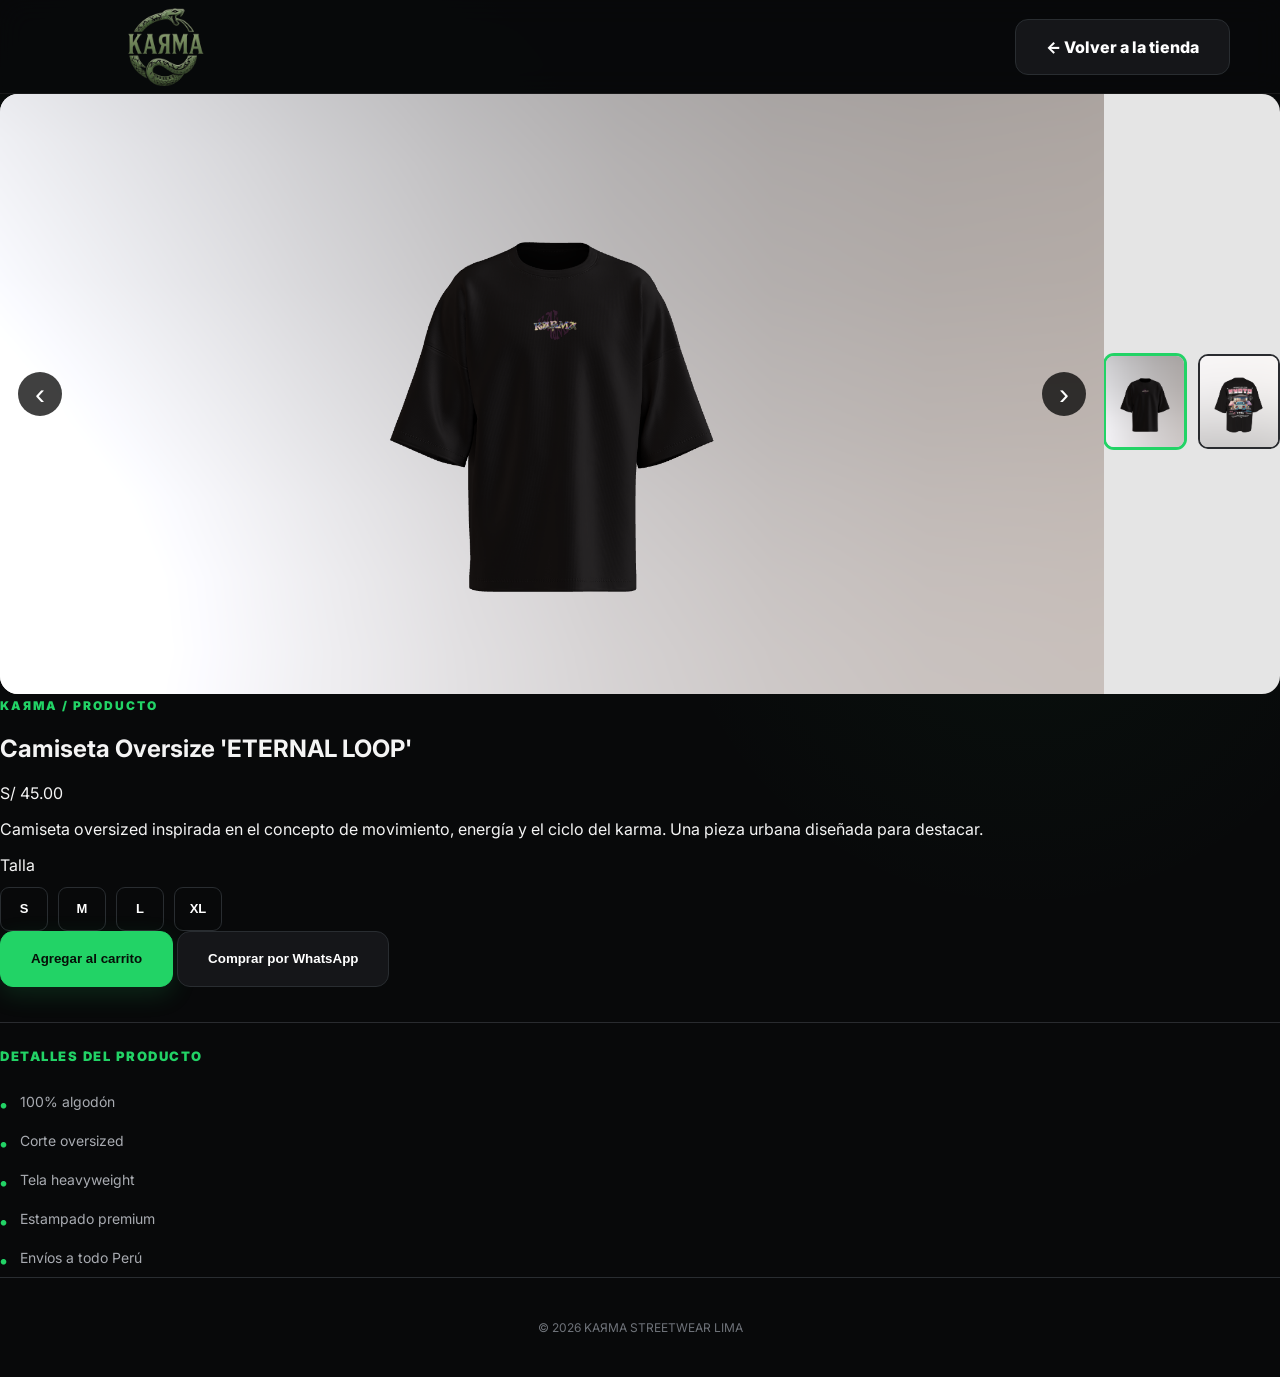
<file: producto.html>
<!DOCTYPE html>
<html lang="es">

<head>

  <meta charset="UTF-8">

  <meta
    name="viewport"
    content="width=device-width, initial-scale=1.0"
  >

  <meta
    name="description"
    content="KAЯMA Streetwear — producto"
  >

  <title>KAЯMA | Producto</title>

  <link rel="preconnect" href="https://fonts.googleapis.com">

  <link
    rel="preconnect"
    href="https://fonts.gstatic.com"
    crossorigin
  >

  <link
    href="https://fonts.googleapis.com/css2?family=Inter:wght@400;500;600;700;800;900&display=swap"
    rel="stylesheet"
  >

  <link rel="stylesheet" href="styles.css">

</head>

<body>

  <header class="navbar">

    <a href="index.html" class="brand">

      <img
        src="assets/logo-karma.png"
        alt="KAЯMA Streetwear"
      >

    </a>

    <a href="index.html" class="btn btn-secondary">
      ← Volver a la tienda
    </a>

  </header>


  <main class="product-page">

    <section class="product-detail">

      <div class="product-detail-image">

  <div class="product-detail-gallery">

  <button
    class="detail-image-arrow left"
    onclick="changeDetailImage(-1)"
  >
    ‹
  </button>

  <img
    id="productDetailImage"
    src="assets/products/front1.png"
    alt="Camiseta Oversize ETERNAL LOOP"
  >

  <button
    class="detail-image-arrow right"
    onclick="changeDetailImage(1)"
  >
    ›
  </button>

</div>

<div class="product-detail-thumbnails" id="productDetailThumbnails"></div>

</div>


      <div class="product-detail-info">

        <span class="eyebrow">
          KAЯMA / PRODUCTO
        </span>

        <h1 id="productName">
  ETERNAL LOOP
</h1>

        <div class="product-detail-price" id="productPrice">
  S/ 54.90
</div>

        <p class="product-description">
          Camiseta oversized inspirada en el concepto de
          movimiento, energía y el ciclo del karma.
          Una pieza urbana diseñada para destacar.
        </p>


        <div class="detail-section">

          <span>
            Talla
          </span>

          <div class="detail-sizes">

  <button type="button" onclick="selectDetailSize(this)">S</button>
  <button type="button" onclick="selectDetailSize(this)">M</button>
  <button type="button" onclick="selectDetailSize(this)">L</button>
  <button type="button" onclick="selectDetailSize(this)">XL</button>

</div>
        </div>


        <button
  class="btn btn-primary product-detail-add"
  onclick="addProductToCart()"
>
  Agregar al carrito
</button>


        <button
  class="btn btn-secondary product-detail-whatsapp"
  onclick="buyProductWhatsApp()"
>
  Comprar por WhatsApp
</button>

        <div class="product-details-extra">

  <h3>DETALLES DEL PRODUCTO</h3>

  <ul>
    <li>100% algodón</li>
    <li>Corte oversized</li>
    <li>Tela heavyweight</li>
    <li>Estampado premium</li>
    <li>Envíos a todo Perú</li>
  </ul>

</div>

      </div>

    </section>

  </main>


  <footer>

    <p>
      © 2026 KAЯMA STREETWEAR LIMA
    </p>

  </footer>
<script>

function selectDetailSize(button) {

  const buttons = document.querySelectorAll(".detail-sizes button");

  buttons.forEach(btn => {
    btn.classList.remove("selected");
  });

  button.classList.add("selected");

}

function changeDetailImage(direction) {
  const image = document.getElementById("productDetailImage");

  const images = currentProduct.images;

  let currentIndex = images.findIndex(
  imagePath => image.src.endsWith(imagePath)
);
  if (currentIndex === -1) {
    currentIndex = 0;
  }

  let newIndex = currentIndex + direction;

  if (newIndex >= images.length) {
    newIndex = 0;
  }

  if (newIndex < 0) {
    newIndex = images.length - 1;
  }

  image.src = images[newIndex];
}

function selectDetailImage(index) {

  const image =
    document.getElementById("productDetailImage");

  image.src =
    currentProduct.images[index];

  const thumbnails =
    document.querySelectorAll(".product-detail-thumbnail");

  thumbnails.forEach((thumbnail, thumbnailIndex) => {

    thumbnail.classList.toggle(
      "active",
      thumbnailIndex === index
    );

  });

}

function buyProductWhatsApp() {

  

  const selectedSize =
    document.querySelector(".detail-sizes button.selected");

  if (!selectedSize) {

    alert(
      "Selecciona una talla antes de comprar por WhatsApp."
    );

    return;
  }

  const size =
    selectedSize.textContent;

  const message =
    "Hola KAЯMA 👋\n\n" +
    "Quiero comprar este producto:\n\n" +
    "Producto: " + currentProduct.name + "\n" +
    "Talla: " + size + "\n" +
    "Precio: " + currentProduct.price + "\n\n" +
    "¿Cómo puedo realizar el pedido?";

  const phone =
    "51938746323";

  const whatsappURL =
    "https://wa.me/" +
    phone +
    "?text=" +
    encodeURIComponent(message);

  window.location.href =
    whatsappURL;

}

function addProductToCart() {

  const selectedSize = document.querySelector(
    ".detail-sizes button.selected"
  );

  if (!selectedSize) {

    alert("Selecciona una talla antes de agregar la camiseta.");

    return;
  }

  const size = selectedSize.textContent;

  const currentProductId =
  new URLSearchParams(window.location.search).get("producto") || "4";

window.location.href =
  "index.html?producto=" +
  currentProductId +
  "&talla=" +
  encodeURIComponent(size);

}

const productPageData = {
  1: {
    name: "Camiseta Oversize 'BUTTERFLY FLAMES'",
    price: "S/ 45.00",
    images: [
      "assets/products/front1.png",
      "assets/products/back1.png"
    ]
  },

  2: {
    name: "Camiseta Oversize 'VORTEX KARMA'",
    price: "S/ 45.00",
    images: [
      "assets/products/front2.png",
      "assets/products/back2.png"
    ]
  },

  3: {
    name: "Camiseta Oversize 'DARK KARMA'",
    price: "S/ 45.00",
    images: [
      "assets/products/front3.png",
      "assets/products/back3.png"
    ]
  },

  4: {
    name: "Camiseta Oversize 'ETERNAL LOOP'",
    price: "S/ 45.00",
    images: [
      "assets/products/front4.png",
      "assets/products/back4.png"
    ]
  },

  5: {
    name: "Camiseta Oversize 'VOID'",
    price: "S/ 45.00",
    images: [
      "assets/products/front5.png",
      "assets/products/back5.png"
    ]
  },

  6: {
    name: "Camiseta Oversize 'REBIRTH'",
    price: "S/ 45.00",
    images: [
      "assets/products/front6.png",
      "assets/products/back6.png"
    ]
  }
};


const pageParams = new URLSearchParams(
  window.location.search
);

const pageProductId = pageParams.get("producto");

const currentProduct =
  productPageData[pageProductId] ||
  productPageData[4];

document.getElementById("productName").textContent =
  currentProduct.name;

document.getElementById("productPrice").textContent =
  currentProduct.price;

const productDetailImage =
  document.getElementById("productDetailImage");

const productDetailThumbnails =
  document.getElementById("productDetailThumbnails");

productDetailImage.src =
  currentProduct.images[0];

productDetailImage.alt =
  currentProduct.name;

productDetailThumbnails.innerHTML = "";

currentProduct.images.forEach((image, index) => {

  const thumbnail = document.createElement("button");

  thumbnail.className =
    "product-detail-thumbnail";

  if (index === 0) {
    thumbnail.classList.add("active");
  }

  thumbnail.innerHTML =
    `<img src="${image}" alt="${currentProduct.name}">`;

  thumbnail.addEventListener("click", () => {
    selectDetailImage(index);
  });

  productDetailThumbnails.appendChild(thumbnail);

});

</script>
</body>

</html>
</file>
<file: styles.css>
:root {
  --bg: #08090a;
  --surface: #101113;
  --surface-2: #15171a;
  --line: #292d31;
  --text: #f4f4f4;
  --muted: #969aa1;
  --green: #22d366;
  --green-dark: #12a94d;
}

* { box-sizing: border-box; }

html {
  scroll-behavior: smooth;
}

body {
  margin: 0;
  font-family: "Inter", Arial, sans-serif;
  color: var(--text);
  background:
    radial-gradient(circle at 20% 20%, rgba(34,211,102,.06), transparent 25%),
    radial-gradient(circle at 80% 40%, rgba(34,211,102,.04), transparent 28%),
    var(--bg);
}

a { color: inherit; text-decoration: none; }

button, a { -webkit-tap-highlight-color: transparent; }

.navbar {
  position: sticky;
  top: 0;
  z-index: 20;
  height: 94px;
  display: flex;
  align-items: center;
  justify-content: space-between;
  padding: 0 max(28px, calc((100vw - 1180px) / 2));
  border-bottom: 1px solid rgba(255,255,255,.07);
  background: rgba(8,9,10,.9);
  backdrop-filter: blur(14px);
}

.brand {
  display: flex;
  align-items: center;
  text-decoration: none;
}

.brand img {
  width: 230px;
  height: 100px;
  object-fit: contain;
  display: block;
  transition: transform 0.3s ease, filter 0.3s ease;
}

.brand:hover img {
  transform: scale(1.05);
  filter: brightness(1.1);
}

.nav-links {
  display: flex;
  gap: 34px;
  color: #aeb1b6;
  font-weight: 600;
}

.nav-links a:hover { color: var(--green); }

.cart-button {
  position: relative;
  border: 1px solid var(--line);
  background: #151619;
  color: var(--text);
  border-radius: 14px;
  padding: 15px 20px;
  font-weight: 800;
  cursor: pointer;
  transition:
    transform 0.2s ease,
    background 0.2s ease,
    border-color 0.2s ease,
    box-shadow 0.2s ease;
}

.cart-button:hover {
  transform: translateY(-2px);
  background: #1d1f22;
  border-color: var(--green);
  box-shadow: 0 8px 25px rgba(34, 211, 102, 0.12);
}

.cart-button:active {
  transform: translateY(0) scale(0.98);
}

.cart-button b {
  position: absolute;
  right: -8px;
  top: -9px;
  min-width: 24px;
  height: 24px;
  display: grid;
  place-items: center;
  padding: 0 6px;
  border-radius: 50px;
  background: var(--green);
  color: #07100a;
  font-size: 12px;
  box-shadow: 0 0 0 3px #0b0c0e;
  transition: transform 0.2s ease;
}

.hero {
  min-height: 680px;
  display: flex;
  flex-direction: column;
  justify-content: center;
  align-items: center;
  text-align: center;
  padding: 100px 24px;
  position: relative;
  overflow: hidden;

  background-image:
    radial-gradient(rgba(34, 211, 102, 0.14) 1px, transparent 1px),
    radial-gradient(circle at center, rgba(34, 211, 102, 0.08), transparent 45%);

  background-size: 34px 34px, 100% 100%;
  background-position: center;
}

.hero::before {
  content: "";
  position: absolute;
  width: 500px;
  height: 500px;
  border-radius: 50%;
  background: rgba(34, 211, 102, 0.06);
  filter: blur(100px);
  pointer-events: none;
}

.hero > * {
  position: relative;
  z-index: 1;
}

.hero-badge {
  padding: 9px 18px;
  border: 1px solid rgba(34, 211, 102, 0.55);
  border-radius: 30px;
  color: var(--green);
  background: rgba(34, 211, 102, 0.04);
  font-size: 12px;
  font-weight: 800;
  letter-spacing: 1.5px;
  transition: transform 0.25s ease, background 0.25s ease;
}

.hero-badge:hover {
  transform: translateY(-2px);
  background: rgba(34, 211, 102, 0.09);
}

.hero h1 {
  margin: 32px 0 22px;
  font-size: clamp(54px, 7vw, 104px);
  line-height: 0.9;
  letter-spacing: -5px;
  font-weight: 950;
  text-transform: uppercase;
}

.hero h1 span {
  color: var(--green);
  display: block;
}

.hero p {
  max-width: 780px;
  margin: 0;
  color: #a8abb1;
  font-size: 18px;
  line-height: 1.8;
}

.hero-actions {
  display: flex;
  gap: 16px;
  margin-top: 40px;
  flex-wrap: wrap;
  justify-content: center;
}
.btn {
  display: inline-flex;
  align-items: center;
  justify-content: center;
  min-height: 56px;
  padding: 0 30px;
  border-radius: 13px;
  border: 1px solid var(--line);
  font-weight: 800;
  cursor: pointer;
  text-decoration: none;
  transition: transform 0.25s ease, background 0.25s ease, box-shadow 0.25s ease;
}

.btn:hover {
  transform: translateY(-3px);
}

.btn-primary {
  background: var(--green);
  color: #061008;
  border-color: var(--green);
  box-shadow: 0 8px 25px rgba(34, 211, 102, 0.15);
}

.btn-primary:hover {
  background: #39e67a;
  box-shadow: 0 12px 30px rgba(34, 211, 102, 0.25);
}

.btn-secondary {
  background: #151619;
  color: white;
}

.btn-secondary:hover {
  background: #202225;
  border-color: #3a3d42;
}

.collection, .philosophy, .contact {
  width: min(1180px, calc(100% - 48px));
  margin: 0 auto;
}

.collection { padding: 90px 0; }

.section-heading {
  display: flex;
  justify-content: space-between;
  align-items: end;
  gap: 30px;
  margin-bottom: 35px;
}

.eyebrow {
  color: var(--green);
  font-size: 12px;
  font-weight: 900;
  letter-spacing: 2px;
}

h2 {
  margin: 10px 0 0;
  font-size: clamp(30px, 4vw, 48px);
  letter-spacing: -2px;
}

.section-heading p { color: var(--muted); }

.products {
  display: grid;
  grid-template-columns: repeat(3, 1fr);
  gap: 22px;
}

.product {
  overflow: hidden;
  background: var(--surface);
  border: 1px solid var(--line);
  border-radius: 18px;
  transition: transform 0.25s ease, box-shadow 0.25s ease;
}

.product:hover {
  transform: translateY(-6px);
  box-shadow: 0 18px 40px rgba(0, 0, 0, 0.12);
}

.product-image {
  position: relative;
  width: 100%;
  height: 420px;
  background: #e5e5e5;
  border-radius: 18px;
  overflow: hidden;
  display: flex;
  align-items: center;
  justify-content: center;
}

.product-image img {
  width: 100%;
  height: 100%;
  object-fit: cover;
  object-position: center;
  display: block;
  transition: transform 0.4s ease;
}

.product:hover .product-image img {
  transform: scale(1.04);
}
.product-image .tag {
  position: absolute;
  top: 15px;
  left: 15px;
  z-index: 5;
}

.image-arrow {
  position: absolute;
  top: 50%;
  transform: translateY(-50%);
  width: 42px;
  height: 42px;
  border: none;
  border-radius: 50%;
  background: rgba(0, 0, 0, 0.75);
  color: white;
  font-size: 28px;
  cursor: pointer;
  z-index: 10;
}

.image-arrow.left {
  left: 15px;
}

.image-arrow.right {
  right: 15px;
}

.image-dots {
  position: absolute;
  bottom: 15px;
  left: 50%;
  transform: translateX(-50%);
  display: flex;
  gap: 7px;
  z-index: 10;
}

.image-dots .dot {
  width: 7px;
  height: 7px;
  background: #aaa;
  border-radius: 50%;
}

.image-dots .dot.active {
  background: #111;
}
.tag {
  position: absolute;
  top: 15px;
  left: 15px;
  padding: 7px 11px;
  border-radius: 30px;
  background: var(--green);
  color: #07100a;
  font-size: 10px;
  font-weight: 900;
}

.product-info { padding: 20px; }

.product-info h3 {
  margin: 0;
  font-size: 16px;
  line-height: 1.45;
}

.product-meta {
  display: flex;
  justify-content: space-between;
  align-items: center;
  margin-top: 17px;
}

.price {
  color: var(--green);
  font-size: 20px;
  font-weight: 900;
}

.add {
  border: 0;
  border-radius: 10px;
  background: #111;
  color: white;
  padding: 11px 16px;
  font-weight: 800;
  cursor: pointer;
  transition: all 0.2s ease;
}

.add:hover {
  background: #333;
  transform: scale(1.04);
}

.add:active {
  transform: scale(0.97);
}

.add:hover { background: var(--green); color: #061008; }

.philosophy {
  padding: 100px 0;
  border-top: 1px solid var(--line);
  border-bottom: 1px solid var(--line);
}

.philosophy p {
  max-width: 760px;
  color: var(--muted);
  font-size: 18px;
  line-height: 1.8;
}

.contact {
  margin-top: 90px;
  margin-bottom: 90px;
  padding: 45px;
  display: flex;
  align-items: center;
  justify-content: space-between;
  gap: 30px;
  background: var(--surface);
  border: 1px solid var(--line);
  border-radius: 20px;
}

.contact p { color: var(--muted); }

footer {
  padding: 30px;
  text-align: center;
  border-top: 1px solid var(--line);
  color: #6f737a;
  font-size: 12px;
}

.cart-panel {
  position: fixed;
  z-index: 50;
  right: 0;
  top: 0;
  width: min(420px, 100%);
  height: 100vh;
  display: flex;
  flex-direction: column;
  background: #0d0e10;
  border-left: 1px solid var(--line);
  transform: translateX(100%);
  transition: .25s ease;
}

.cart-panel.open { transform: translateX(0); }

.cart-header {
  padding: 25px;
  display: flex;
  justify-content: space-between;
  border-bottom: 1px solid var(--line);
}

.cart-header h3 { margin: 0; }

.cart-header button {
  border: 0;
  background: transparent;
  color: white;
  font-size: 20px;
  cursor: pointer;
}

.cart-items {
  flex: 1;
  overflow: auto;
  padding: 20px 25px;
}

.empty-cart { color: var(--muted); }

.cart-item {
  display: flex;
  justify-content: space-between;
  gap: 15px;
  padding: 15px 0;
  border-bottom: 1px solid var(--line);
}

.cart-item small { color: var(--muted); }

.remove {
  border: 0;
  background: transparent;
  color: #ff7777;
  cursor: pointer;
}

.cart-footer {
  padding: 25px;
  border-top: 1px solid var(--line);
}

.cart-footer > div {
  display: flex;
  justify-content: space-between;
  margin-bottom: 18px;
}

.cart-footer strong { color: var(--green); }

.checkout { width: 100%; }

.overlay {
  position: fixed;
  inset: 0;
  z-index: 40;
  background: rgba(0,0,0,.65);
  opacity: 0;
  pointer-events: none;
  transition: .25s;
}

.overlay.open {
  opacity: 1;
  pointer-events: auto;
}

@media (max-width: 850px) {
  .navbar { height: 78px; }
  .nav-links { display: none; }
  .brand-mark { width: 46px; height: 46px; }
  .brand strong { font-size: 17px; }
  .products { grid-template-columns: repeat(2, 1fr); }
  .hero { min-height: 600px; }
}

@media (max-width: 560px) {
  .hero h1 { letter-spacing: -3px; }
  .hero p { font-size: 15px; }
  .hero-actions, .contact, .section-heading {
    flex-direction: column;
    align-items: stretch;
  }
  .products { grid-template-columns: 1fr; }
  .collection, .philosophy, .contact {
    width: min(100% - 30px, 1180px);
  }
}
.size {
  border: 1px solid var(--line);
  background: transparent;
  color: white;
  padding: 8px 13px;
  border-radius: 8px;
  font-size: 12px;
  font-weight: 800;
  cursor: pointer;
  transition: all 0.2s ease;
}

.size:hover {
  border-color: var(--green);
  color: var(--green);
}

.size.selected {
  background: var(--green);
  color: #061008;
  border-color: var(--green);
}
.quantity {
  display: flex;
  align-items: center;
  gap: 8px;
  margin-top: 14px;
}

.quantity button {
  width: 32px;
  height: 32px;
  border: 1px solid #292b2f;
  border-radius: 8px;
  background: #101113;
  color: white;
  font-size: 17px;
  font-weight: 900;
  cursor: pointer;
  transition: all 0.2s ease;
}

.quantity button:hover {
  background: var(--green);
  color: #061008;
  border-color: var(--green);
  transform: scale(1.05);
}

.quantity span {
  min-width: 28px;
  text-align: center;
  font-size: 14px;
  font-weight: 900;
}
/* =========================
   CARRITO PROFESIONAL
========================= */

.cart-panel {
  width: min(430px, 92vw);
  background: #0d0e10;
  border-left: 1px solid #292b2f;
  box-shadow: -15px 0 40px rgba(0, 0, 0, 0.35);
}

.cart-header {
  padding: 22px 24px;
  border-bottom: 1px solid #292b2f;
}

.cart-header h3 {
  margin: 0;
  font-size: 22px;
  font-weight: 900;
}

.cart-header button {
  width: 36px;
  height: 36px;
  border: 1px solid #292b2f;
  border-radius: 10px;
  background: #151619;
  color: white;
  cursor: pointer;
  font-size: 16px;
  transition: all 0.2s ease;
}

.cart-header button:hover {
  background: #22d366;
  color: #061008;
  border-color: #22d366;
}

.cart-items {
  padding: 20px;
}

.cart-item {
  padding: 17px;
  margin-bottom: 12px;
  border: 1px solid #292b2f;
  border-radius: 14px;
  background: #151619;
  transition: transform 0.2s ease, border-color 0.2s ease;
}

.cart-item:hover {
  transform: translateY(-2px);
  border-color: rgba(34, 211, 102, 0.5);
}

.cart-item strong {
  display: block;
  margin-bottom: 7px;
  font-size: 14px;
  line-height: 1.4;
}

.cart-item small {
  color: #a8abb1;
  line-height: 1.7;
}

.cart-item .remove {
  margin-top: 12px;
  border: 0;
  background: transparent;
  color: #ff6b6b;
  font-size: 12px;
  font-weight: 800;
  cursor: pointer;
  padding: 0;
}

.cart-item .remove:hover {
  color: #ff8585;
  text-decoration: underline;
}

.cart-footer {
  padding: 20px 24px;
  border-top: 1px solid #292b2f;
  background: #0d0e10;
}

.cart-footer > div {
  display: flex;
  justify-content: space-between;
  align-items: center;
  margin-bottom: 16px;
}

.cart-footer span {
  color: #a8abb1;
  font-size: 14px;
}

.cart-footer strong {
  color: #22d366;
  font-size: 23px;
  font-weight: 900;
}

.cart-footer .checkout {
  width: 100%;
}
.cart-product-image {
  width: 70px;
  height: 80px;
  object-fit: cover;
  border-radius: 10px;
  flex-shrink: 0;
}

.cart-product-details {
  flex: 1;
  min-width: 0;
}

.cart-product-details strong {
  margin-bottom: 5px;
}

.cart-product-details small {
  display: block;
}
/* =========================
   ADAPTACIÓN PARA CELULAR
========================= */

@media (max-width: 700px) {

  .navbar {
    padding: 14px 16px;
  }

  .brand img {
    width: 150px;
    height: 75px;
  }

  .nav-links {
    display: none;
  }

  .cart-button span {
    display: none;
  }

  .cart-button {
    padding: 10px 12px;
  }

  .hero {
    min-height: 600px;
    padding: 80px 20px;
  }

  .hero h1 {
    font-size: clamp(45px, 14vw, 70px);
    letter-spacing: -3px;
  }

  .hero p {
    font-size: 15px;
    line-height: 1.6;
  }

  .hero-actions {
    width: 100%;
    flex-direction: column;
    gap: 10px;
  }

  .hero-actions .btn {
    width: 100%;
  }

  .collection {
    padding-left: 16px;
    padding-right: 16px;
  }

  .section-heading {
    flex-direction: column;
    align-items: flex-start;
    gap: 10px;
  }

  .products {
    grid-template-columns: 1fr;
  }

  .product-image {
    height: 430px;
  }

  .philosophy,
  .contact {
    margin-left: 16px;
    margin-right: 16px;
  }

  .contact {
    flex-direction: column;
    align-items: flex-start;
    gap: 25px;
  }

  .contact .btn {
    width: 100%;
  }

  .cart-panel {
    width: 92vw;
  }

}
/* =========================
   ANIMACIÓN PRODUCTOS
========================= */

.product {
  animation: productAppear 0.6s ease both;
}

.product:nth-child(2) {
  animation-delay: 0.08s;
}

.product:nth-child(3) {
  animation-delay: 0.16s;
}

.product:nth-child(4) {
  animation-delay: 0.24s;
}

.product:nth-child(5) {
  animation-delay: 0.32s;
}

.product:nth-child(6) {
  animation-delay: 0.40s;
}

@keyframes productAppear {

  from {
    opacity: 0;
    transform: translateY(20px);
  }

  to {
    opacity: 1;
    transform: translateY(0);
  }

}
/* =========================
   VISOR DE PRODUCTO
========================= */

.product-modal {
  position: fixed;
  inset: 0;
  z-index: 1000;
  display: none;
  align-items: center;
  justify-content: center;
  padding: 30px;
  background: rgba(0, 0, 0, 0.88);
  backdrop-filter: blur(8px);
}

.product-modal.open {
  display: flex;
}

.product-modal img {
  max-width: min(850px, 92vw);
  max-height: 88vh;
  object-fit: contain;
  border-radius: 14px;
  box-shadow: 0 25px 80px rgba(0, 0, 0, 0.6);
}

.product-modal-close {
  position: absolute;
  top: 25px;
  right: 25px;
  width: 44px;
  height: 44px;
  border: 1px solid #444;
  border-radius: 50%;
  background: #151619;
  color: white;
  font-size: 20px;
  cursor: pointer;
  z-index: 1001;
  transition: all 0.2s ease;
}

.product-modal-close:hover {
  background: var(--green);
  color: #061008;
  border-color: var(--green);
}
/* =========================
   IMAGEN PRODUCTO INDIVIDUAL
========================= */

.product-detail-image {
  width: 100%;
  height: 600px;
  display: flex;
  align-items: center;
  justify-content: center;
  background: #e5e5e5;
  border-radius: 18px;
  overflow: hidden;
}

.product-detail-image img {
  width: 100%;
  height: 100%;
  object-fit: cover;
  object-position: center;
  display: block;
}
.detail-sizes {
  display: flex;
  gap: 10px;
  margin-top: 12px;
}

.detail-sizes button {
  width: 48px;
  height: 44px;
  border: 1px solid var(--line);
  border-radius: 9px;
  background: transparent;
  color: white;
  font-size: 13px;
  font-weight: 800;
  cursor: pointer;
  transition: all 0.2s ease;
}

.detail-sizes button:hover {
  border-color: var(--green);
  color: var(--green);
}

.detail-sizes button.selected {
  background: var(--green);
  color: #061008;
  border-color: var(--green);
  transform: translateY(-2px);
}

.view-product {
  width: 100%;
  margin-top: 12px;
  padding: 12px 16px;
  border: 1px solid #292b2f;
  border-radius: 10px;
  background: transparent;
  color: white;
  font-size: 13px;
  font-weight: 800;
  cursor: pointer;
  transition: all 0.2s ease;
}

.view-product:hover {
  background: var(--green);
  color: #061008;
  border-color: var(--green);
  transform: translateY(-2px);
}

.product-detail-gallery {
  position: relative;
  width: 100%;
  height: 100%;
  display: flex;
  align-items: center;
  justify-content: center;
}

.product-detail-gallery img {
  width: 100%;
  height: 100%;
  object-fit: cover;
  object-position: center;
  display: block;
}

.detail-image-arrow {
  position: absolute;
  top: 50%;
  transform: translateY(-50%);
  width: 44px;
  height: 44px;
  border: none;
  border-radius: 50%;
  background: rgba(0, 0, 0, 0.75);
  color: white;
  font-size: 30px;
  cursor: pointer;
  z-index: 5;
  transition: all 0.2s ease;
}

.detail-image-arrow.left {
  left: 18px;
}

.detail-image-arrow.right {
  right: 18px;
}

.detail-image-arrow:hover {
  background: var(--green);
  color: #061008;
  transform: translateY(-50%) scale(1.05);
}

.product-detail-thumbnails {
  display: flex;
  gap: 12px;
  margin-top: 14px;
  justify-content: center;
}

.product-detail-thumbnail {
  width: 82px;
  height: 95px;
  padding: 0;
  border: 2px solid #292b2f;
  border-radius: 10px;
  background: #e5e5e5;
  overflow: hidden;
  cursor: pointer;
  transition: all 0.2s ease;
}

.product-detail-thumbnail img {
  width: 100%;
  height: 100%;
  object-fit: cover;
  display: block;
}

.product-detail-thumbnail:hover {
  border-color: var(--green);
  transform: translateY(-2px);
}

.product-detail-thumbnail.active {
  border-color: var(--green);
  box-shadow: 0 0 0 1px var(--green);
}

.product-details-extra {
  margin-top: 35px;
  padding-top: 25px;
  border-top: 1px solid #292b2f;
}

.product-details-extra h3 {
  margin: 0 0 18px;
  font-size: 13px;
  letter-spacing: 1.5px;
  font-weight: 900;
  color: var(--green);
}

.product-details-extra ul {
  list-style: none;
  padding: 0;
  margin: 0;
}

.product-details-extra li {
  position: relative;
  padding: 9px 0 9px 20px;
  color: #a8abb1;
  font-size: 14px;
  line-height: 1.5;
}

.product-details-extra li::before {
  content: "•";
  position: absolute;
  left: 0;
  color: var(--green);
  font-size: 18px;
  font-weight: 900;
}

.payment-modal {
  position: fixed;
  inset: 0;
  z-index: 2000;
  display: none;
  align-items: center;
  justify-content: center;
  padding: 20px;
  background: rgba(0, 0, 0, 0.88);
  backdrop-filter: blur(8px);
}

.payment-modal.open {
  display: flex;
}

.payment-box {
  position: relative;
  width: min(440px, 100%);
  max-height: 90vh;
  overflow-y: auto;
  padding: 30px;
  border: 1px solid #292b2f;
  border-radius: 20px;
  background: #0d0e10;
  box-shadow: 0 25px 80px rgba(0, 0, 0, 0.6);
  text-align: center;
}

.payment-box h2 {
  margin: 12px 0 10px;
  font-size: 28px;
}

.payment-intro {
  margin: 0 auto 22px;
  color: #a8abb1;
  font-size: 14px;
  line-height: 1.6;
}

.payment-close {
  position: absolute;
  top: 16px;
  right: 16px;
  width: 36px;
  height: 36px;
  border: 1px solid #292b2f;
  border-radius: 10px;
  background: #151619;
  color: white;
  cursor: pointer;
  font-size: 16px;
}

.payment-close:hover {
  background: var(--green);
  color: #061008;
  border-color: var(--green);
}

.yape-qr {
  width: 230px;
  height: 230px;
  object-fit: cover;
  object-position: center top;
  padding: 0;
  margin: 0 auto 22px;
  display: block;
  background: transparent;
  border-radius: 14px;
}

.payment-data {
  display: grid;
  gap: 10px;
  margin-bottom: 18px;
}

.payment-data div {
  display: flex;
  justify-content: space-between;
  align-items: center;
  padding: 13px 15px;
  border: 1px solid #292b2f;
  border-radius: 10px;
  background: #151619;
  text-align: left;
}

.payment-data span {
  color: #a8abb1;
  font-size: 13px;
}

.payment-data strong {
  font-size: 14px;
}

.payment-total {
  display: flex;
  justify-content: space-between;
  align-items: center;
  margin: 20px 0;
  padding: 16px;
  border-top: 1px solid #292b2f;
  border-bottom: 1px solid #292b2f;
}

.payment-total span {
  color: #a8abb1;
}

.payment-total strong {
  color: var(--green);
  font-size: 22px;
  font-weight: 900;
}

.payment-box .btn {
  width: 100%;
}

.customer-data {
  margin: 20px 0;
  text-align: left;
}

.customer-data h3 {
  margin: 0 0 12px;
  font-size: 15px;
  font-weight: 800;
  text-transform: uppercase;
  letter-spacing: 0.08em;
}

.customer-data input,
.customer-data textarea {
  width: 100%;
  box-sizing: border-box;
  margin-bottom: 10px;
  padding: 13px 14px;
  border: 1px solid #292b2f;
  border-radius: 10px;
  outline: none;
  background: #151619;
  color: white;
  font-family: inherit;
  font-size: 14px;
  transition: 0.2s ease;
}

.customer-data input::placeholder,
.customer-data textarea::placeholder {
  color: #777a80;
}

.customer-data input:focus,
.customer-data textarea:focus {
  border-color: var(--green);
  box-shadow: 0 0 0 2px rgba(84, 255, 120, 0.08);
}

.customer-data textarea {
  min-height: 80px;
  resize: vertical;
}
</file>
